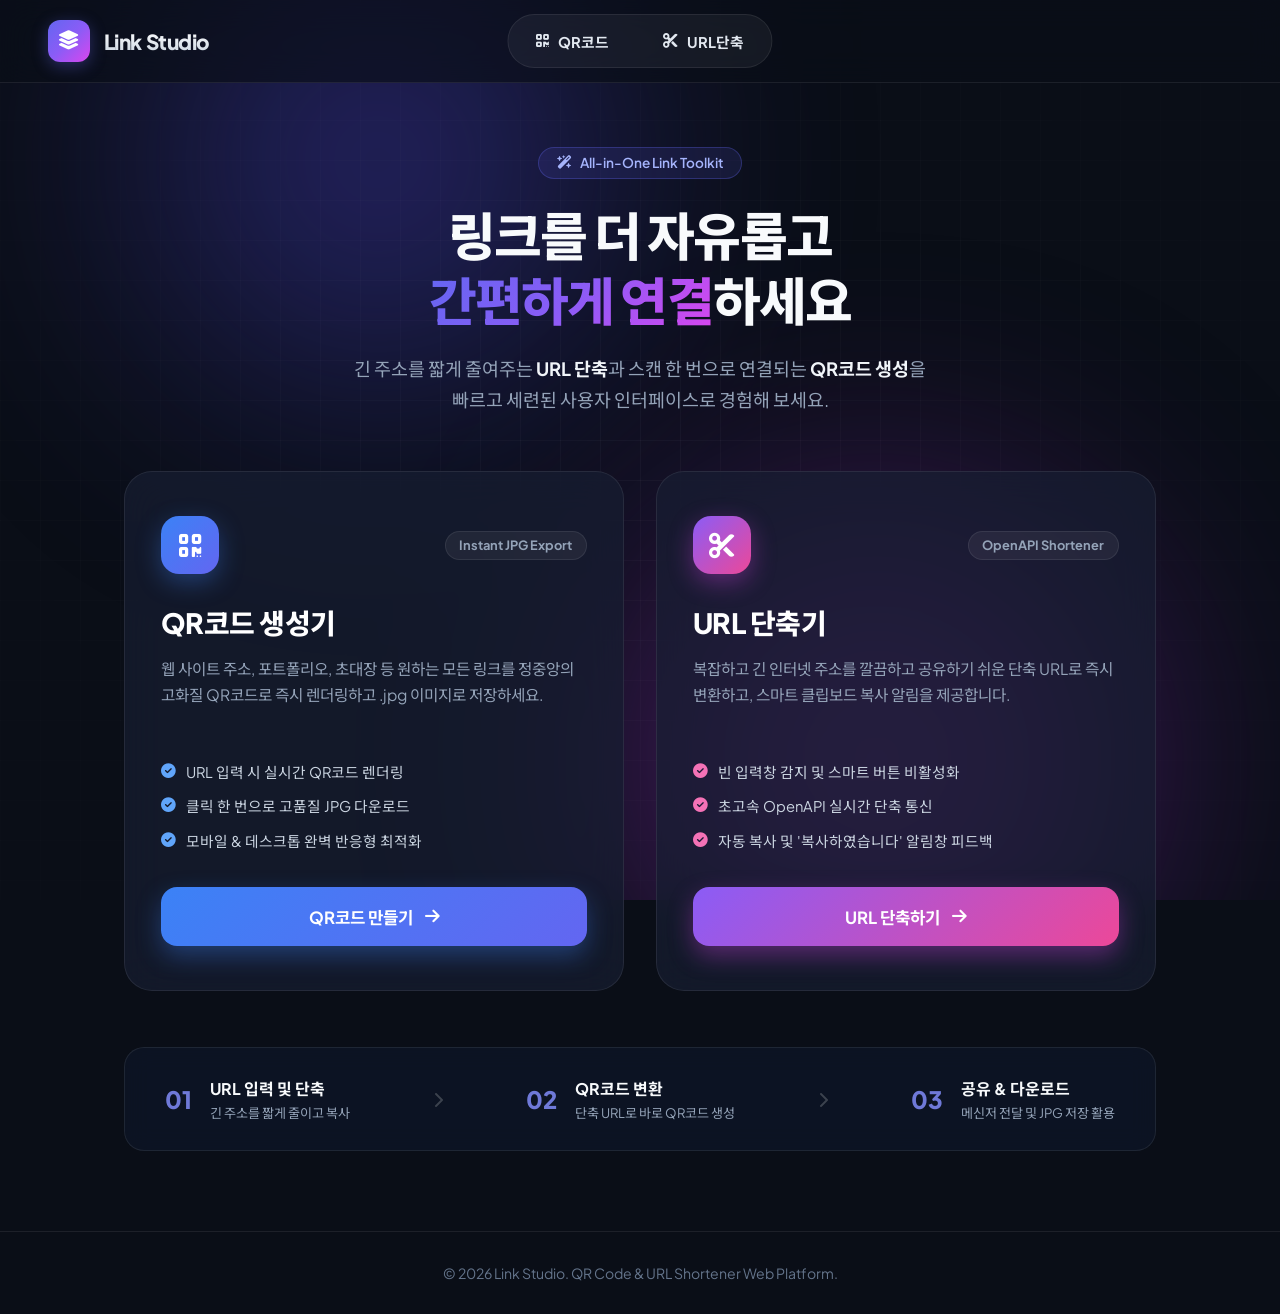
<file: index.html>
<!DOCTYPE html>
<html lang="ko">
<head>
  <meta charset="UTF-8">
  <meta name="viewport" content="width=device-width, initial-scale=1.0">
  <title>Link Studio Hub - QR코드 생성 & URL 단축 서비스</title>
  <meta name="description" content="QR코드 생성과 실시간 URL 단축을 한곳에서 제공하는 통합 웹 애플리케이션 플랫폼">
  
  <!-- Google Fonts: Plus Jakarta Sans & Noto Sans KR -->
  <link rel="preconnect" href="https://fonts.googleapis.com">
  <link rel="preconnect" href="https://fonts.gstatic.com" crossorigin>
  <link href="https://fonts.googleapis.com/css2?family=Plus+Jakarta+Sans:wght@400;500;600;700;800&family=Noto+Sans+KR:wght@300;400;500;700&display=swap" rel="stylesheet">
  
  <!-- Font Awesome for modern icons -->
  <link rel="stylesheet" href="https://cdnjs.cloudflare.com/ajax/libs/font-awesome/6.5.1/css/all.min.css">
  
  <!-- CSS -->
  <link rel="stylesheet" href="style.css">
</head>
<body>
  <!-- Background Animated Gradient Orbs & Grid -->
  <div class="bg-decoration">
    <div class="glow-orb orb-1"></div>
    <div class="glow-orb orb-2"></div>
    <div class="grid-pattern"></div>
  </div>

  <!-- Top Global Header -->
  <header class="app-header">
    <div class="logo-wrapper">
      <div class="brand-badge">
        <i class="fa-solid fa-layer-group"></i>
      </div>
      <span class="brand-title">Link Studio</span>
    </div>

    <!-- 1 & 2: 'QR코드' 버튼과 'URL단축' 버튼 -->
    <nav class="nav-switch-tabs" aria-label="메인 내비게이션">
      <a href="url2qr/index.html" class="tab-btn" id="nav-qr-btn" title="QR코드 생성기 바로가기">
        <i class="fa-solid fa-qrcode"></i>
        <span>QR코드</span>
      </a>
      <a href="urlShort/index.html" class="tab-btn" id="nav-short-btn" title="URL 단축기 바로가기">
        <i class="fa-solid fa-scissors"></i>
        <span>URL단축</span>
      </a>
    </nav>
  </header>

  <!-- Main Content Container -->
  <main class="app-container">
    
    <!-- Hero Section -->
    <section class="hero-section">
      <div class="hero-pill">
        <i class="fa-solid fa-wand-magic-sparkles"></i>
        <span>All-in-One Link Toolkit</span>
      </div>
      <h1 class="hero-title">링크를 더 자유롭고 <br><span class="gradient-text">간편하게 연결</span>하세요</h1>
      <p class="hero-subtitle">
        긴 주소를 짧게 줄여주는 <strong>URL 단축</strong>과 스캔 한 번으로 연결되는 <strong>QR코드 생성</strong>을<br>
        빠르고 세련된 사용자 인터페이스로 경험해 보세요.
      </p>
    </section>

    <!-- Two Main Service Hub Cards -->
    <section class="services-grid">
      
      <!-- Card 1: QR코드 생성기 -->
      <article class="service-card qr-theme">
        <div class="card-glow-bg"></div>
        <div class="card-header">
          <div class="card-icon-wrap">
            <i class="fa-solid fa-qrcode"></i>
          </div>
          <span class="card-badge">Instant JPG Export</span>
        </div>
        <h2 class="card-title">QR코드 생성기</h2>
        <p class="card-desc">
          웹 사이트 주소, 포트폴리오, 초대장 등 원하는 모든 링크를 정중앙의 고화질 QR코드로 즉시 렌더링하고 .jpg 이미지로 저장하세요.
        </p>
        <ul class="feature-list">
          <li><i class="fa-solid fa-circle-check"></i> URL 입력 시 실시간 QR코드 렌더링</li>
          <li><i class="fa-solid fa-circle-check"></i> 클릭 한 번으로 고품질 JPG 다운로드</li>
          <li><i class="fa-solid fa-circle-check"></i> 모바일 & 데스크톱 완벽 반응형 최적화</li>
        </ul>
        <div class="card-action">
          <!-- 1 & 2: 'QR코드' 버튼 클릭 시 [url2qr]폴더 index.html과 연결 -->
          <a href="url2qr/index.html" class="cta-btn primary-cta" id="go-qr-btn">
            <span>QR코드 만들기</span>
            <i class="fa-solid fa-arrow-right"></i>
          </a>
        </div>
      </article>

      <!-- Card 2: URL 단축기 -->
      <article class="service-card short-theme">
        <div class="card-glow-bg"></div>
        <div class="card-header">
          <div class="card-icon-wrap">
            <i class="fa-solid fa-scissors"></i>
          </div>
          <span class="card-badge">OpenAPI Shortener</span>
        </div>
        <h2 class="card-title">URL 단축기</h2>
        <p class="card-desc">
          복잡하고 긴 인터넷 주소를 깔끔하고 공유하기 쉬운 단축 URL로 즉시 변환하고, 스마트 클립보드 복사 알림을 제공합니다.
        </p>
        <ul class="feature-list">
          <li><i class="fa-solid fa-circle-check"></i> 빈 입력창 감지 및 스마트 버튼 비활성화</li>
          <li><i class="fa-solid fa-circle-check"></i> 초고속 OpenAPI 실시간 단축 통신</li>
          <li><i class="fa-solid fa-circle-check"></i> 자동 복사 및 '복사하였습니다' 알림창 피드백</li>
        </ul>
        <div class="card-action">
          <!-- 1 & 3: 'URL단축' 버튼 클릭 시 [urlShort]폴더 index.html과 연결 -->
          <a href="urlShort/index.html" class="cta-btn secondary-cta" id="go-short-btn">
            <span>URL 단축하기</span>
            <i class="fa-solid fa-arrow-right"></i>
          </a>
        </div>
      </article>

    </section>

    <!-- Quick Workflow Banner -->
    <section class="workflow-banner">
      <div class="workflow-step">
        <div class="step-num">01</div>
        <div class="step-info">
          <h3>URL 입력 및 단축</h3>
          <p>긴 주소를 짧게 줄이고 복사</p>
        </div>
      </div>
      <div class="workflow-divider"><i class="fa-solid fa-chevron-right"></i></div>
      <div class="workflow-step">
        <div class="step-num">02</div>
        <div class="step-info">
          <h3>QR코드 변환</h3>
          <p>단축 URL로 바로 QR코드 생성</p>
        </div>
      </div>
      <div class="workflow-divider"><i class="fa-solid fa-chevron-right"></i></div>
      <div class="workflow-step">
        <div class="step-num">03</div>
        <div class="step-info">
          <h3>공유 & 다운로드</h3>
          <p>메신저 전달 및 JPG 저장 활용</p>
        </div>
      </div>
    </section>

  </main>

  <footer class="app-footer">
    <p>© 2026 Link Studio. QR Code & URL Shortener Web Platform.</p>
  </footer>
</body>
</html>
</file>
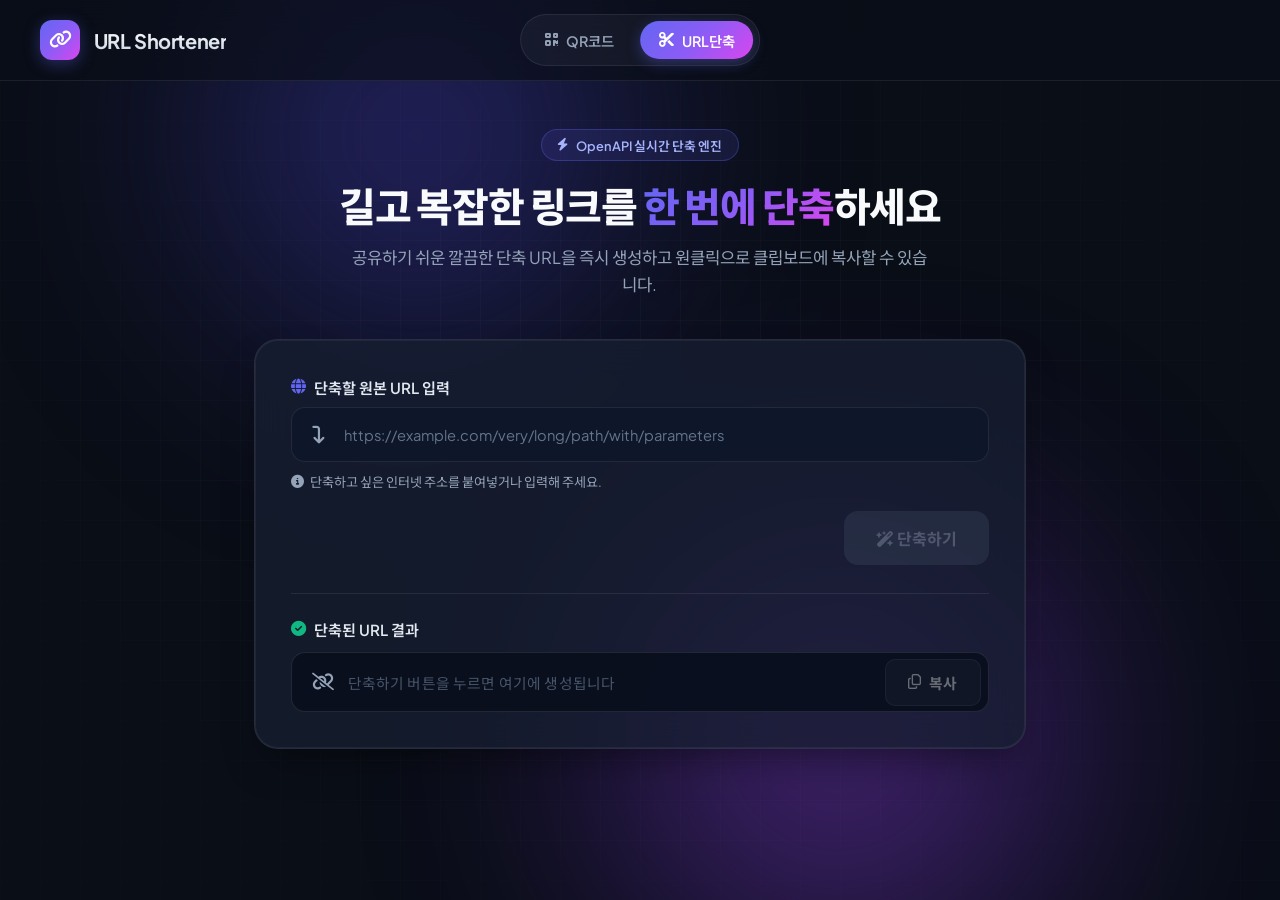
<file: urlShort/index.html>
<!DOCTYPE html>
<html lang="ko">
<head>
  <meta charset="UTF-8">
  <meta name="viewport" content="width=device-width, initial-scale=1.0">
  <title>URL Shortener - 빠르고 스마트한 URL 단축기</title>
  <meta name="description" content="긴 URL 주소를 짧고 간결한 링크로 즉시 단축하고 손쉽게 복사할 수 있는 웹 서비스">
  
  <!-- Google Fonts: Plus Jakarta Sans & Noto Sans KR -->
  <link rel="preconnect" href="https://fonts.googleapis.com">
  <link rel="preconnect" href="https://fonts.gstatic.com" crossorigin>
  <link href="https://fonts.googleapis.com/css2?family=Plus+Jakarta+Sans:wght@400;500;600;700;800&family=Noto+Sans+KR:wght@300;400;500;700&display=swap" rel="stylesheet">
  
  <!-- Font Awesome for modern icons -->
  <link rel="stylesheet" href="https://cdnjs.cloudflare.com/ajax/libs/font-awesome/6.5.1/css/all.min.css">
  
  <!-- CSS -->
  <link rel="stylesheet" href="style.css">
</head>
<body>
  <!-- Background Animated Gradient Orbs & Grid -->
  <div class="bg-decoration">
    <div class="glow-orb orb-1"></div>
    <div class="glow-orb orb-2"></div>
    <div class="grid-pattern"></div>
  </div>

  <!-- Top Global Header & Navigation -->
  <header class="app-header">
    <div class="logo-wrapper">
      <a href="../index.html" class="logo-link" title="메인 허브로 이동">
        <div class="brand-badge">
          <i class="fa-solid fa-link"></i>
        </div>
        <span class="brand-title">URL Shortener</span>
      </a>
    </div>

    <!-- Navigation Switch Tabs: QR코드 & URL단축 -->
    <nav class="nav-switch-tabs" aria-label="서비스 전환">
      <a href="../url2qr/index.html" class="tab-btn" id="nav-btn-qr" title="QR코드 생성기로 이동">
        <i class="fa-solid fa-qrcode"></i>
        <span>QR코드</span>
      </a>
      <a href="index.html" class="tab-btn active" id="nav-btn-short" title="URL 단축기 (현재 페이지)">
        <i class="fa-solid fa-scissors"></i>
        <span>URL단축</span>
      </a>
    </nav>
  </header>

  <!-- Main Content Container -->
  <main class="app-container">
    
    <!-- Hero / Header Section -->
    <section class="hero-section">
      <div class="hero-pill">
        <i class="fa-solid fa-bolt"></i>
        <span>OpenAPI 실시간 단축 엔진</span>
      </div>
      <h1 class="hero-title">길고 복잡한 링크를 <span class="gradient-text">한 번에 단축</span>하세요</h1>
      <p class="hero-subtitle">공유하기 쉬운 깔끔한 단축 URL을 즉시 생성하고 원클릭으로 클립보드에 복사할 수 있습니다.</p>
    </section>

    <!-- Main Card Box -->
    <section class="shortener-card">
      <form id="shorten-form" class="shortener-form" onsubmit="return false;">
        
        <!-- 3-1: URL 입력창 Section -->
        <div class="form-group">
          <label for="url-input" class="input-label">
            <i class="fa-solid fa-globe"></i> 단축할 원본 URL 입력
          </label>
          <div class="input-wrapper">
            <i class="fa-solid fa-arrow-turn-down input-icon"></i>
            <input 
              type="url" 
              id="url-input" 
              class="url-input" 
              placeholder="https://example.com/very/long/path/with/parameters" 
              autocomplete="off"
              spellcheck="false"
              required
            >
            <button type="button" id="clear-btn" class="clear-btn" title="입력 지우기" aria-label="입력 지우기">
              <i class="fa-solid fa-xmark"></i>
            </button>
          </div>
          <span class="input-hint">
            <i class="fa-solid fa-circle-info"></i> 단축하고 싶은 인터넷 주소를 붙여넣거나 입력해 주세요.
          </span>
        </div>

        <!-- 3-1 & 3-2: 단축하기 버튼 (비어 있으면 disabled) -->
        <div class="action-row">
          <button type="submit" id="shorten-btn" class="shorten-btn" disabled>
            <span class="btn-spinner" id="btn-spinner" aria-hidden="true">
              <i class="fa-solid fa-circle-notch fa-spin"></i>
            </span>
            <span class="btn-text" id="btn-text">
              <i class="fa-solid fa-wand-magic-sparkles"></i> 단축하기
            </span>
          </button>
        </div>

      </form>

      <!-- 3-1 & 3-3 & 3-4: 단축 결과 출력 상자 & 복사 버튼 -->
      <div class="result-section" id="result-section">
        <div class="result-header">
          <label for="short-url-output" class="output-label">
            <i class="fa-solid fa-circle-check"></i> 단축된 URL 결과
          </label>
          <span class="status-badge" id="status-badge">생성 완료</span>
        </div>

        <div class="output-wrapper">
          <i class="fa-solid fa-link-slash output-icon"></i>
          <!-- 3-1: 읽기 전용 출력 상자 -->
          <input 
            type="text" 
            id="short-url-output" 
            class="short-url-output" 
            readonly 
            placeholder="단축하기 버튼을 누르면 여기에 생성됩니다"
            value=""
          >
          <!-- 3-4: 복사 버튼 -->
          <button type="button" id="copy-btn" class="copy-btn" title="단축 URL 클립보드에 복사" disabled>
            <i class="fa-regular fa-copy"></i>
            <span>복사</span>
          </button>
        </div>

        <!-- 부가 액션 툴바 (바로가기 & QR코드 변환 연계) -->
        <div class="result-actions" id="result-actions">
          <a href="#" id="visit-link-btn" class="action-chip" target="_blank" rel="noopener noreferrer">
            <i class="fa-solid fa-arrow-up-right-from-square"></i> 새 창에서 열기
          </a>
          <a href="#" id="qr-convert-btn" class="action-chip qr-chip">
            <i class="fa-solid fa-qrcode"></i> 이 단축 URL로 QR코드 만들기
          </a>
        </div>
      </div>

      <!-- 에러 알림 상자 (API 실패 시 부드럽게 안내) -->
      <div class="error-banner" id="error-banner" style="display: none;">
        <i class="fa-solid fa-triangle-exclamation"></i>
        <span id="error-message">URL 단축 중 문제가 발생했습니다. 다시 시도해 주세요.</span>
      </div>

    </section>

  </main>

  <!-- 3-4: '복사하였습니다' 토스트 알림창 -->
  <div class="toast-notification" id="toast-notification" role="status" aria-live="polite">
    <div class="toast-icon">
      <i class="fa-solid fa-circle-check"></i>
    </div>
    <div class="toast-content">
      <p class="toast-title">복사하였습니다</p>
      <p class="toast-desc">단축된 URL이 클립보드에 안전하게 복사되었습니다.</p>
    </div>
  </div>

  <!-- JavaScript -->
  <script src="script.js"></script>
</body>
</html>
</file>
<file: style.css>
:root {
  --bg-primary: #0a0e17;
  --bg-secondary: rgba(18, 24, 38, 0.7);
  --card-bg: rgba(23, 31, 50, 0.7);
  --accent-color: #6366f1;
  --accent-gradient: linear-gradient(135deg, #6366f1 0%, #8b5cf6 50%, #d946ef 100%);
  --accent-glow: rgba(99, 102, 241, 0.35);
  --qr-gradient: linear-gradient(135deg, #3b82f6 0%, #6366f1 100%);
  --short-gradient: linear-gradient(135deg, #8b5cf6 0%, #ec4899 100%);
  --text-main: #f8fafc;
  --text-muted: #94a3b8;
  --border-glass: rgba(255, 255, 255, 0.08);
  --border-hover: rgba(255, 255, 255, 0.2);
  --font-family: 'Plus Jakarta Sans', 'Noto Sans KR', -apple-system, BlinkMacSystemFont, sans-serif;
  --transition-smooth: cubic-bezier(0.16, 1, 0.3, 1);
}

* {
  margin: 0;
  padding: 0;
  box-sizing: border-box;
}

body {
  font-family: var(--font-family);
  background-color: var(--bg-primary);
  color: var(--text-main);
  min-height: 100vh;
  position: relative;
  overflow-x: hidden;
  display: flex;
  flex-direction: column;
}

/* Background Animated Gradient Orbs & Pattern */
.bg-decoration {
  position: fixed;
  inset: 0;
  pointer-events: none;
  z-index: 0;
  overflow: hidden;
}

.glow-orb {
  position: absolute;
  border-radius: 50%;
  filter: blur(130px);
  opacity: 0.45;
  animation: floatOrb 20s ease-in-out infinite alternate;
}

.orb-1 {
  width: 500px;
  height: 500px;
  background: radial-gradient(circle, #4f46e5 0%, #312e81 70%);
  top: -10%;
  left: 10%;
}

.orb-2 {
  width: 550px;
  height: 550px;
  background: radial-gradient(circle, #d946ef 0%, #581c87 70%);
  bottom: -15%;
  right: 10%;
  animation-duration: 25s;
  animation-direction: alternate-reverse;
}

.grid-pattern {
  position: absolute;
  inset: 0;
  background-image: 
    linear-gradient(to right, rgba(255, 255, 255, 0.03) 1px, transparent 1px),
    linear-gradient(to bottom, rgba(255, 255, 255, 0.03) 1px, transparent 1px);
  background-size: 40px 40px;
  mask-image: radial-gradient(ellipse at center, rgba(0, 0, 0, 1) 0%, rgba(0, 0, 0, 0.25) 75%);
}

@keyframes floatOrb {
  0% { transform: translate(0, 0) scale(1); }
  50% { transform: translate(60px, 40px) scale(1.08); }
  100% { transform: translate(-40px, 80px) scale(0.95); }
}

/* Header Section */
.app-header {
  position: relative;
  z-index: 20;
  display: flex;
  justify-content: space-between;
  align-items: center;
  padding: 1.25rem 3rem;
  border-bottom: 1px solid var(--border-glass);
  backdrop-filter: blur(16px);
  background: rgba(10, 14, 23, 0.65);
}

.logo-wrapper {
  display: flex;
  align-items: center;
  gap: 0.85rem;
}

.brand-badge {
  width: 42px;
  height: 42px;
  border-radius: 12px;
  background: var(--accent-gradient);
  display: flex;
  align-items: center;
  justify-content: center;
  color: #fff;
  font-size: 1.2rem;
  box-shadow: 0 4px 16px var(--accent-glow);
}

.brand-title {
  font-size: 1.3rem;
  font-weight: 800;
  letter-spacing: -0.02em;
  background: linear-gradient(180deg, #ffffff 0%, #cbd5e1 100%);
  -webkit-background-clip: text;
  -webkit-text-fill-color: transparent;
}

/* 1 & 2: Top Nav Switch Tabs - 항상 상단 중앙 정렬 */
.nav-switch-tabs {
  position: absolute;
  left: 50%;
  transform: translateX(-50%);
  display: flex;
  align-items: center;
  gap: 0.65rem;
  background: rgba(255, 255, 255, 0.05);
  padding: 0.4rem;
  border-radius: 9999px;
  border: 1px solid var(--border-glass);
  z-index: 10;
}

.tab-btn {
  display: inline-flex;
  align-items: center;
  gap: 0.55rem;
  padding: 0.6rem 1.35rem;
  border-radius: 9999px;
  text-decoration: none;
  font-size: 0.92rem;
  font-weight: 700;
  color: #e2e8f0;
  transition: all 0.25s var(--transition-smooth);
}

.tab-btn:hover {
  background: rgba(255, 255, 255, 0.12);
  color: #ffffff;
  transform: translateY(-1px);
}

#nav-qr-btn:hover {
  box-shadow: 0 4px 16px rgba(59, 130, 246, 0.35);
}

#nav-short-btn:hover {
  box-shadow: 0 4px 16px rgba(217, 70, 239, 0.35);
}

/* Main Container */
.app-container {
  position: relative;
  z-index: 10;
  flex: 1;
  max-width: 1080px;
  width: 100%;
  margin: 0 auto;
  padding: 4rem 1.5rem 5rem;
  display: flex;
  flex-direction: column;
  align-items: center;
}

/* Hero Section */
.hero-section {
  text-align: center;
  margin-bottom: 3.5rem;
}

.hero-pill {
  display: inline-flex;
  align-items: center;
  gap: 0.5rem;
  padding: 0.4rem 1.1rem;
  border-radius: 9999px;
  background: rgba(99, 102, 241, 0.12);
  border: 1px solid rgba(99, 102, 241, 0.3);
  color: #a5b4fc;
  font-size: 0.85rem;
  font-weight: 600;
  margin-bottom: 1.5rem;
}

.hero-title {
  font-size: 3.25rem;
  font-weight: 800;
  line-height: 1.25;
  letter-spacing: -0.035em;
  margin-bottom: 1.25rem;
}

.gradient-text {
  background: var(--accent-gradient);
  -webkit-background-clip: text;
  -webkit-text-fill-color: transparent;
}

.hero-subtitle {
  font-size: 1.15rem;
  color: var(--text-muted);
  line-height: 1.7;
  max-width: 680px;
  margin: 0 auto;
}

.hero-subtitle strong {
  color: #f1f5f9;
}

/* Services Grid (2 Cards) */
.services-grid {
  display: grid;
  grid-template-columns: repeat(2, 1fr);
  gap: 2rem;
  width: 100%;
  margin-bottom: 3.5rem;
}

.service-card {
  position: relative;
  background: var(--card-bg);
  border: 1px solid var(--border-glass);
  border-radius: 28px;
  padding: 2.75rem 2.25rem;
  backdrop-filter: blur(20px);
  display: flex;
  flex-direction: column;
  overflow: hidden;
  transition: all 0.35s var(--transition-smooth);
}

.service-card:hover {
  transform: translateY(-6px);
  border-color: var(--border-hover);
  box-shadow: 0 25px 50px -12px rgba(0, 0, 0, 0.6);
}

.card-glow-bg {
  position: absolute;
  top: 0;
  left: 0;
  right: 0;
  height: 160px;
  pointer-events: none;
  opacity: 0.15;
  transition: opacity 0.35s ease;
}

.qr-theme:hover .card-glow-bg {
  opacity: 0.3;
  background: radial-gradient(ellipse at top, rgba(59, 130, 246, 0.6) 0%, transparent 70%);
}

.short-theme:hover .card-glow-bg {
  opacity: 0.3;
  background: radial-gradient(ellipse at top, rgba(217, 70, 239, 0.6) 0%, transparent 70%);
}

.card-header {
  display: flex;
  justify-content: space-between;
  align-items: center;
  margin-bottom: 1.75rem;
}

.card-icon-wrap {
  width: 58px;
  height: 58px;
  border-radius: 18px;
  display: flex;
  align-items: center;
  justify-content: center;
  font-size: 1.6rem;
  color: #ffffff;
}

.qr-theme .card-icon-wrap {
  background: var(--qr-gradient);
  box-shadow: 0 8px 24px rgba(59, 130, 246, 0.35);
}

.short-theme .card-icon-wrap {
  background: var(--short-gradient);
  box-shadow: 0 8px 24px rgba(217, 70, 239, 0.35);
}

.card-badge {
  font-size: 0.8rem;
  font-weight: 700;
  padding: 0.35rem 0.85rem;
  border-radius: 9999px;
  background: rgba(255, 255, 255, 0.06);
  border: 1px solid var(--border-glass);
  color: var(--text-muted);
}

.card-title {
  font-size: 1.75rem;
  font-weight: 800;
  letter-spacing: -0.02em;
  margin-bottom: 0.85rem;
  color: #ffffff;
}

.card-desc {
  font-size: 0.98rem;
  color: var(--text-muted);
  line-height: 1.65;
  margin-bottom: 1.75rem;
  min-height: 4.8rem;
}

.feature-list {
  list-style: none;
  display: flex;
  flex-direction: column;
  gap: 0.85rem;
  margin-bottom: 2.25rem;
  flex: 1;
}

.feature-list li {
  font-size: 0.92rem;
  color: #cbd5e1;
  display: flex;
  align-items: center;
  gap: 0.65rem;
}

.qr-theme .feature-list li i {
  color: #60a5fa;
}

.short-theme .feature-list li i {
  color: #f472b6;
}

.card-action {
  margin-top: auto;
}

.cta-btn {
  display: flex;
  align-items: center;
  justify-content: center;
  gap: 0.75rem;
  width: 100%;
  padding: 1.1rem;
  border-radius: 16px;
  text-decoration: none;
  font-size: 1.05rem;
  font-weight: 700;
  color: #ffffff;
  transition: all 0.25s var(--transition-smooth);
}

.primary-cta {
  background: var(--qr-gradient);
  box-shadow: 0 10px 25px rgba(59, 130, 246, 0.35);
}

.primary-cta:hover {
  transform: translateY(-2px);
  box-shadow: 0 14px 32px rgba(59, 130, 246, 0.5);
}

.secondary-cta {
  background: var(--short-gradient);
  box-shadow: 0 10px 25px rgba(217, 70, 239, 0.35);
}

.secondary-cta:hover {
  transform: translateY(-2px);
  box-shadow: 0 14px 32px rgba(217, 70, 239, 0.5);
}

/* Workflow Banner */
.workflow-banner {
  width: 100%;
  background: rgba(15, 23, 42, 0.65);
  border: 1px solid var(--border-glass);
  border-radius: 20px;
  padding: 1.75rem 2.5rem;
  display: flex;
  align-items: center;
  justify-content: space-between;
  backdrop-filter: blur(12px);
}

.workflow-step {
  display: flex;
  align-items: center;
  gap: 1.15rem;
}

.step-num {
  font-size: 1.5rem;
  font-weight: 800;
  color: #818cf8;
  opacity: 0.85;
}

.step-info h3 {
  font-size: 1rem;
  font-weight: 700;
  color: #f8fafc;
  margin-bottom: 0.2rem;
}

.step-info p {
  font-size: 0.82rem;
  color: var(--text-muted);
}

.workflow-divider {
  color: rgba(255, 255, 255, 0.2);
  font-size: 1rem;
}

/* Footer */
.app-footer {
  text-align: center;
  padding: 2rem;
  font-size: 0.88rem;
  color: #64748b;
  border-top: 1px solid var(--border-glass);
  position: relative;
  z-index: 10;
}

/* Responsive */
@media (max-width: 900px) {
  .services-grid {
    grid-template-columns: 1fr;
  }

  .workflow-banner {
    flex-direction: column;
    gap: 1.25rem;
    align-items: flex-start;
  }

  .workflow-divider {
    display: none;
  }

  .hero-title {
    font-size: 2.35rem;
  }
}

@media (max-width: 640px) {
  .app-header {
    padding: 1rem 1.25rem;
    flex-direction: column;
    gap: 1rem;
  }

  .nav-switch-tabs {
    position: static;
    transform: none;
    width: auto;
    justify-content: center;
  }
}
</file>
<file: urlShort/style.css>
:root {
  --bg-primary: #0a0e17;
  --bg-secondary: rgba(18, 24, 38, 0.7);
  --card-bg: rgba(23, 31, 50, 0.75);
  --accent-color: #6366f1;
  --accent-gradient: linear-gradient(135deg, #6366f1 0%, #8b5cf6 50%, #d946ef 100%);
  --accent-glow: rgba(99, 102, 241, 0.35);
  --success-color: #10b981;
  --success-glow: rgba(16, 185, 129, 0.3);
  --danger-color: #ef4444;
  --text-main: #f8fafc;
  --text-muted: #94a3b8;
  --border-glass: rgba(255, 255, 255, 0.08);
  --border-focus: rgba(99, 102, 241, 0.6);
  --font-family: 'Plus Jakarta Sans', 'Noto Sans KR', -apple-system, BlinkMacSystemFont, sans-serif;
  --transition-smooth: cubic-bezier(0.16, 1, 0.3, 1);
}

* {
  margin: 0;
  padding: 0;
  box-sizing: border-box;
}

body {
  font-family: var(--font-family);
  background-color: var(--bg-primary);
  color: var(--text-main);
  min-height: 100vh;
  position: relative;
  overflow-x: hidden;
  display: flex;
  flex-direction: column;
}

/* Background Animated Gradient Orbs & Pattern */
.bg-decoration {
  position: fixed;
  inset: 0;
  pointer-events: none;
  z-index: 0;
  overflow: hidden;
}

.glow-orb {
  position: absolute;
  border-radius: 50%;
  filter: blur(120px);
  opacity: 0.45;
  animation: floatOrb 18s ease-in-out infinite alternate;
}

.orb-1 {
  width: 450px;
  height: 450px;
  background: radial-gradient(circle, #4f46e5 0%, #312e81 70%);
  top: -10%;
  left: 15%;
}

.orb-2 {
  width: 500px;
  height: 500px;
  background: radial-gradient(circle, #a855f7 0%, #4c1d95 70%);
  bottom: -10%;
  right: 15%;
  animation-duration: 22s;
  animation-direction: alternate-reverse;
}

.grid-pattern {
  position: absolute;
  inset: 0;
  background-image: 
    linear-gradient(to right, rgba(255, 255, 255, 0.03) 1px, transparent 1px),
    linear-gradient(to bottom, rgba(255, 255, 255, 0.03) 1px, transparent 1px);
  background-size: 40px 40px;
  mask-image: radial-gradient(ellipse at center, rgba(0, 0, 0, 1) 0%, rgba(0, 0, 0, 0.2) 75%);
}

@keyframes floatOrb {
  0% { transform: translate(0, 0) scale(1); }
  50% { transform: translate(60px, 40px) scale(1.08); }
  100% { transform: translate(-40px, 80px) scale(0.95); }
}

/* Header Section */
.app-header {
  position: relative;
  z-index: 20;
  display: flex;
  justify-content: space-between;
  align-items: center;
  padding: 1.25rem 2.5rem;
  border-bottom: 1px solid var(--border-glass);
  backdrop-filter: blur(16px);
  background: rgba(10, 14, 23, 0.65);
}

.logo-wrapper {
  display: flex;
  align-items: center;
}

.logo-link {
  display: flex;
  align-items: center;
  gap: 0.85rem;
  text-decoration: none;
  color: var(--text-main);
  transition: transform 0.2s var(--transition-smooth);
}

.logo-link:hover {
  transform: translateY(-1px);
}

.brand-badge {
  width: 40px;
  height: 40px;
  border-radius: 12px;
  background: var(--accent-gradient);
  display: flex;
  align-items: center;
  justify-content: center;
  color: #fff;
  font-size: 1.15rem;
  box-shadow: 0 4px 16px var(--accent-glow);
}

.brand-title {
  font-size: 1.25rem;
  font-weight: 700;
  letter-spacing: -0.02em;
  background: linear-gradient(180deg, #ffffff 0%, #cbd5e1 100%);
  -webkit-background-clip: text;
  -webkit-text-fill-color: transparent;
}

/* Nav Switch Tabs (QR코드 & URL단축) - 항상 상단 중앙 정렬 */
.nav-switch-tabs {
  position: absolute;
  left: 50%;
  transform: translateX(-50%);
  display: flex;
  align-items: center;
  gap: 0.5rem;
  background: rgba(255, 255, 255, 0.04);
  padding: 0.35rem;
  border-radius: 9999px;
  border: 1px solid var(--border-glass);
  z-index: 10;
}

.tab-btn {
  display: inline-flex;
  align-items: center;
  gap: 0.5rem;
  padding: 0.55rem 1.15rem;
  border-radius: 9999px;
  text-decoration: none;
  font-size: 0.9rem;
  font-weight: 600;
  color: var(--text-muted);
  transition: all 0.25s var(--transition-smooth);
}

.tab-btn i {
  font-size: 0.95rem;
}

.tab-btn:hover {
  color: var(--text-main);
  background: rgba(255, 255, 255, 0.06);
}

.tab-btn.active {
  color: #ffffff;
  background: var(--accent-gradient);
  box-shadow: 0 4px 14px var(--accent-glow);
}

/* Main Container */
.app-container {
  position: relative;
  z-index: 10;
  flex: 1;
  max-width: 820px;
  width: 100%;
  margin: 0 auto;
  padding: 3rem 1.5rem 5rem;
  display: flex;
  flex-direction: column;
  align-items: center;
}

/* Hero Section */
.hero-section {
  text-align: center;
  margin-bottom: 2.5rem;
}

.hero-pill {
  display: inline-flex;
  align-items: center;
  gap: 0.5rem;
  padding: 0.35rem 0.95rem;
  border-radius: 9999px;
  background: rgba(99, 102, 241, 0.12);
  border: 1px solid rgba(99, 102, 241, 0.3);
  color: #a5b4fc;
  font-size: 0.8rem;
  font-weight: 600;
  margin-bottom: 1.25rem;
}

.hero-title {
  font-size: 2.5rem;
  font-weight: 800;
  line-height: 1.25;
  letter-spacing: -0.03em;
  margin-bottom: 0.85rem;
}

.gradient-text {
  background: var(--accent-gradient);
  -webkit-background-clip: text;
  -webkit-text-fill-color: transparent;
}

.hero-subtitle {
  font-size: 1.05rem;
  color: var(--text-muted);
  line-height: 1.6;
  max-width: 580px;
  margin: 0 auto;
}

/* Main Shortener Card */
.shortener-card {
  width: 100%;
  background: var(--card-bg);
  border: 1px solid var(--border-glass);
  border-radius: 24px;
  padding: 2.25rem;
  backdrop-filter: blur(20px);
  box-shadow: 
    0 20px 40px -15px rgba(0, 0, 0, 0.5),
    0 0 0 1px rgba(255, 255, 255, 0.05) inset;
  display: flex;
  flex-direction: column;
  gap: 1.75rem;
  position: relative;
}

.shortener-form {
  display: flex;
  flex-direction: column;
  gap: 1.25rem;
}

.form-group {
  display: flex;
  flex-direction: column;
  gap: 0.6rem;
}

.input-label {
  font-size: 0.95rem;
  font-weight: 600;
  color: #e2e8f0;
  display: flex;
  align-items: center;
  gap: 0.5rem;
}

.input-label i {
  color: var(--accent-color);
}

.input-wrapper {
  position: relative;
  display: flex;
  align-items: center;
  background: rgba(15, 23, 42, 0.85);
  border: 1.5px solid var(--border-glass);
  border-radius: 14px;
  transition: all 0.25s var(--transition-smooth);
}

.input-wrapper:focus-within {
  border-color: var(--border-focus);
  box-shadow: 0 0 0 4px var(--accent-glow);
  background: rgba(15, 23, 42, 0.98);
}

.input-icon {
  position: absolute;
  left: 1.25rem;
  color: var(--text-muted);
  font-size: 1.1rem;
  pointer-events: none;
}

.url-input {
  width: 100%;
  padding: 1rem 3.25rem 1rem 3.25rem;
  background: transparent;
  border: none;
  outline: none;
  color: var(--text-main);
  font-family: inherit;
  font-size: 1rem;
}

.url-input::placeholder {
  color: #64748b;
  font-size: 0.92rem;
}

.clear-btn {
  position: absolute;
  right: 1.1rem;
  background: rgba(255, 255, 255, 0.1);
  border: none;
  outline: none;
  color: var(--text-muted);
  width: 26px;
  height: 26px;
  border-radius: 50%;
  cursor: pointer;
  display: none;
  align-items: center;
  justify-content: center;
  font-size: 0.8rem;
  transition: all 0.2s var(--transition-smooth);
}

.clear-btn.visible {
  display: flex;
}

.clear-btn:hover {
  background: rgba(255, 255, 255, 0.2);
  color: var(--text-main);
}

.input-hint {
  font-size: 0.82rem;
  color: var(--text-muted);
  display: flex;
  align-items: center;
  gap: 0.4rem;
}

/* 3-2: 단축하기 버튼 & 비활성화 상태 스타일링 */
.action-row {
  display: flex;
  justify-content: flex-end;
}

.shorten-btn {
  position: relative;
  display: inline-flex;
  align-items: center;
  justify-content: center;
  gap: 0.65rem;
  padding: 0.95rem 2rem;
  background: var(--accent-gradient);
  border: none;
  border-radius: 14px;
  color: #ffffff;
  font-family: inherit;
  font-size: 1rem;
  font-weight: 700;
  cursor: pointer;
  box-shadow: 0 8px 20px var(--accent-glow);
  transition: all 0.25s var(--transition-smooth);
}

.shorten-btn:hover:not(:disabled) {
  transform: translateY(-2px);
  box-shadow: 0 12px 28px rgba(99, 102, 241, 0.5);
}

.shorten-btn:active:not(:disabled) {
  transform: translateY(0);
}

/* 비활성화 시 */
.shorten-btn:disabled {
  opacity: 0.45;
  cursor: not-allowed;
  box-shadow: none;
  background: #334155;
  color: #94a3b8;
  transform: none;
}

.btn-spinner {
  display: none;
}

.shorten-btn.loading .btn-spinner {
  display: inline-block;
}

.shorten-btn.loading .btn-text {
  opacity: 0.8;
}

/* Result Section */
.result-section {
  display: flex;
  flex-direction: column;
  gap: 0.75rem;
  padding-top: 1.5rem;
  border-top: 1px solid var(--border-glass);
}

.result-header {
  display: flex;
  justify-content: space-between;
  align-items: center;
}

.output-label {
  font-size: 0.95rem;
  font-weight: 600;
  color: #e2e8f0;
  display: flex;
  align-items: center;
  gap: 0.5rem;
}

.output-label i {
  color: var(--success-color);
}

.status-badge {
  display: none;
  font-size: 0.75rem;
  font-weight: 700;
  padding: 0.25rem 0.65rem;
  border-radius: 9999px;
  background: rgba(16, 185, 129, 0.15);
  border: 1px solid rgba(16, 185, 129, 0.35);
  color: #34d399;
}

.status-badge.visible {
  display: inline-block;
}

.output-wrapper {
  position: relative;
  display: flex;
  align-items: center;
  background: rgba(10, 15, 29, 0.95);
  border: 1.5px solid rgba(255, 255, 255, 0.1);
  border-radius: 14px;
  padding: 0.35rem 0.45rem 0.35rem 1.25rem;
  transition: all 0.25s var(--transition-smooth);
}

.output-wrapper.highlight {
  border-color: rgba(16, 185, 129, 0.6);
  box-shadow: 0 0 0 3px var(--success-glow);
}

.output-icon {
  color: var(--text-muted);
  font-size: 1.1rem;
  margin-right: 0.85rem;
  pointer-events: none;
}

/* 3-1: 읽기 전용 출력 상자 */
.short-url-output {
  flex: 1;
  background: transparent;
  border: none;
  outline: none;
  color: #38bdf8;
  font-family: inherit;
  font-size: 1.05rem;
  font-weight: 600;
  letter-spacing: 0.01em;
  padding: 0.75rem 0;
  cursor: text;
}

.short-url-output::placeholder {
  color: #475569;
  font-weight: 400;
  font-size: 0.92rem;
}

/* 3-4: 복사 버튼 */
.copy-btn {
  display: inline-flex;
  align-items: center;
  gap: 0.5rem;
  padding: 0.75rem 1.4rem;
  background: rgba(255, 255, 255, 0.08);
  border: 1px solid rgba(255, 255, 255, 0.12);
  border-radius: 10px;
  color: #f1f5f9;
  font-family: inherit;
  font-size: 0.92rem;
  font-weight: 700;
  cursor: pointer;
  white-space: nowrap;
  transition: all 0.2s var(--transition-smooth);
}

.copy-btn:hover:not(:disabled) {
  background: #ffffff;
  color: #0f172a;
  box-shadow: 0 4px 14px rgba(255, 255, 255, 0.25);
  transform: translateY(-1px);
}

.copy-btn:disabled {
  opacity: 0.4;
  cursor: not-allowed;
  pointer-events: none;
}

.copy-btn.copied {
  background: var(--success-color);
  color: #ffffff;
  border-color: var(--success-color);
  box-shadow: 0 4px 14px var(--success-glow);
}

/* Result Extra Actions */
.result-actions {
  display: none;
  align-items: center;
  gap: 0.85rem;
  margin-top: 0.35rem;
}

.result-actions.visible {
  display: flex;
}

.action-chip {
  display: inline-flex;
  align-items: center;
  gap: 0.45rem;
  padding: 0.45rem 0.95rem;
  border-radius: 8px;
  background: rgba(255, 255, 255, 0.05);
  border: 1px solid var(--border-glass);
  color: var(--text-muted);
  font-size: 0.82rem;
  font-weight: 600;
  text-decoration: none;
  transition: all 0.2s ease;
}

.action-chip:hover {
  background: rgba(255, 255, 255, 0.1);
  color: var(--text-main);
  border-color: rgba(255, 255, 255, 0.2);
}

.action-chip.qr-chip {
  color: #c084fc;
  background: rgba(192, 132, 252, 0.08);
  border-color: rgba(192, 132, 252, 0.25);
}

.action-chip.qr-chip:hover {
  background: rgba(192, 132, 252, 0.16);
  color: #e9d5ff;
}

/* Error Banner */
.error-banner {
  display: flex;
  align-items: center;
  gap: 0.75rem;
  padding: 0.85rem 1.25rem;
  border-radius: 12px;
  background: rgba(239, 68, 68, 0.12);
  border: 1px solid rgba(239, 68, 68, 0.3);
  color: #fca5a5;
  font-size: 0.88rem;
  animation: shake 0.4s ease-in-out;
}

@keyframes shake {
  0%, 100% { transform: translateX(0); }
  25% { transform: translateX(-6px); }
  70% { transform: translateX(6px); }
}

/* 3-4: Toast Notification */
.toast-notification {
  position: fixed;
  bottom: 2.5rem;
  left: 50%;
  transform: translate(-50%, 120%);
  opacity: 0;
  visibility: hidden;
  display: flex;
  align-items: center;
  gap: 1rem;
  padding: 1rem 1.6rem;
  border-radius: 16px;
  background: rgba(15, 23, 42, 0.95);
  border: 1px solid rgba(16, 185, 129, 0.4);
  box-shadow: 
    0 20px 40px rgba(0, 0, 0, 0.6),
    0 0 25px var(--success-glow);
  backdrop-filter: blur(20px);
  z-index: 100;
  transition: all 0.4s cubic-bezier(0.175, 0.885, 0.32, 1.275);
}

.toast-notification.show {
  transform: translate(-50%, 0);
  opacity: 1;
  visibility: visible;
}

.toast-icon {
  width: 36px;
  height: 36px;
  border-radius: 50%;
  background: rgba(16, 185, 129, 0.18);
  display: flex;
  align-items: center;
  justify-content: center;
  color: var(--success-color);
  font-size: 1.15rem;
}

.toast-content {
  display: flex;
  flex-direction: column;
  gap: 0.15rem;
}

.toast-title {
  font-size: 0.95rem;
  font-weight: 700;
  color: #f8fafc;
}

.toast-desc {
  font-size: 0.82rem;
  color: var(--text-muted);
}

/* Responsive Styles */
@media (max-width: 640px) {
  .app-header {
    padding: 1rem 1.25rem;
    flex-direction: column;
    gap: 1rem;
  }

  .nav-switch-tabs {
    position: static;
    transform: none;
    width: auto;
    justify-content: center;
  }

  .hero-title {
    font-size: 1.85rem;
  }

  .shortener-card {
    padding: 1.5rem;
  }

  .output-wrapper {
    flex-direction: column;
    align-items: stretch;
    padding: 1rem;
    gap: 0.75rem;
  }

  .output-icon {
    display: none;
  }

  .short-url-output {
    padding: 0;
    text-align: center;
  }

  .copy-btn {
    justify-content: center;
  }

  .result-actions {
    flex-direction: column;
  }

  .action-chip {
    width: 100%;
    justify-content: center;
  }
}
</file>
